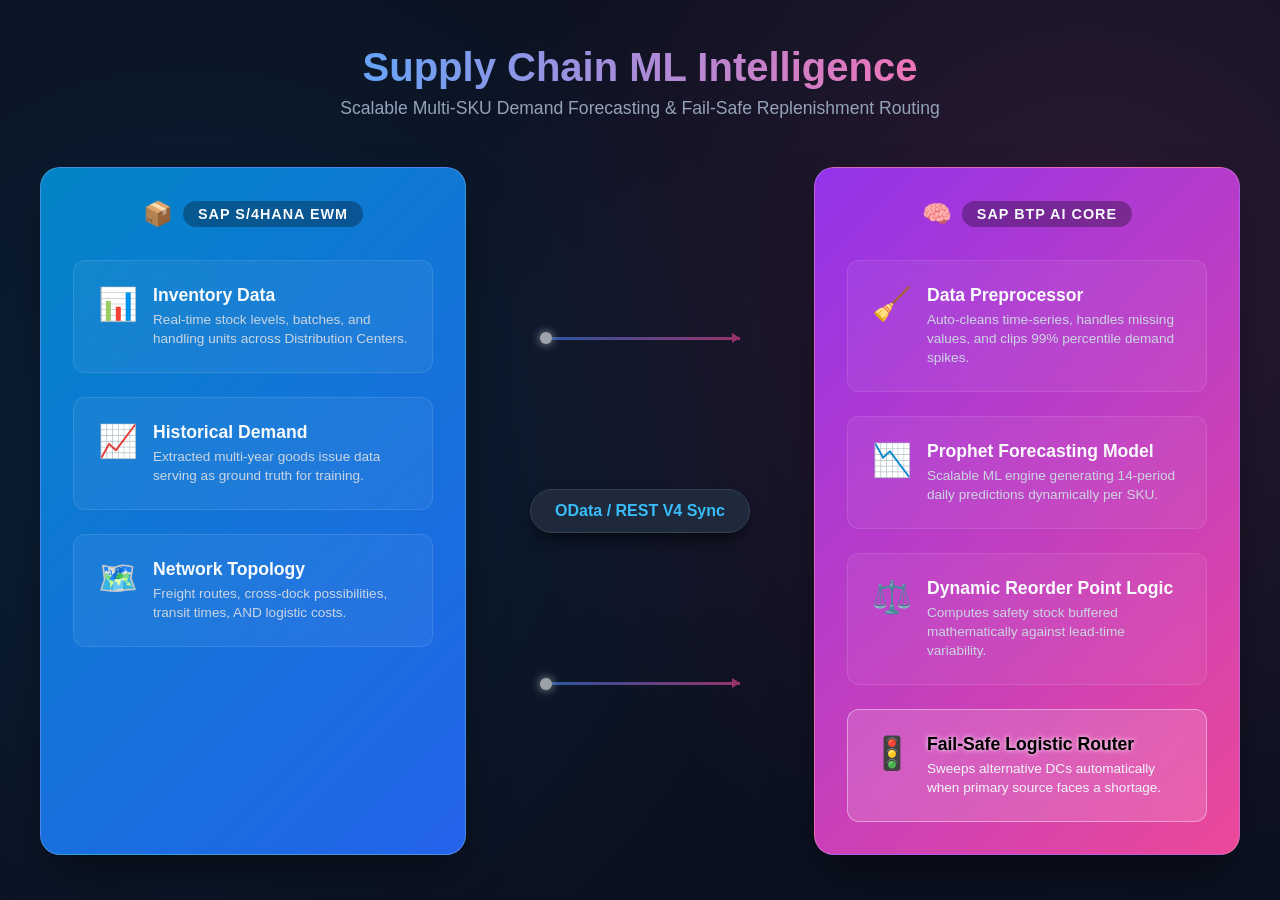
<file: architecture/architecture_diagram.html>
<!DOCTYPE html>
<html lang="en">
<head>
    <meta charset="UTF-8">
    <meta name="viewport" content="width=device-width, initial-scale=1.0">
    <title>SAP ML Replenishment Architecture</title>
    <style>
        :root {
            --bg-color: #0b1120;
            --text-color: #f8fafc;
            --sap-gradient: linear-gradient(135deg, #0284c7, #2563eb);
            --btp-gradient: linear-gradient(135deg, #9333ea, #ec4899);
            --glass-bg: rgba(255, 255, 255, 0.05);
            --glass-border: rgba(255, 255, 255, 0.1);
            --font-family: 'Segoe UI', Roboto, Helvetica, Arial, sans-serif;
        }

        * {
            box-sizing: border-box;
            margin: 0;
            padding: 0;
        }

        body {
            background-color: var(--bg-color);
            color: var(--text-color);
            font-family: var(--font-family);
            background-image: 
                radial-gradient(circle at 15% 50%, rgba(2, 132, 199, 0.15) 0%, transparent 50%),
                radial-gradient(circle at 85% 30%, rgba(236, 72, 153, 0.15) 0%, transparent 50%);
            min-height: 100vh;
            display: flex;
            flex-direction: column;
            align-items: center;
            justify-content: center;
            padding: 2rem;
            overflow-x: hidden;
        }

        Header {
            text-align: center;
            margin-bottom: 3rem;
            animation: fadeIn 1s ease-in-out;
        }

        h1 {
            font-size: 2.5rem;
            font-weight: 800;
            background: linear-gradient(to right, #60a5fa, #f472b6);
            -webkit-background-clip: text;
            -webkit-text-fill-color: transparent;
            margin-bottom: 0.5rem;
        }

        p.subtitle {
            font-size: 1.1rem;
            color: #94a3b8;
        }

        .architecture-container {
            display: flex;
            gap: 4rem;
            align-items: stretch;
            justify-content: center;
            max-width: 1200px;
            width: 100%;
            position: relative;
            animation: slideUp 1s ease-in-out;
        }

        .system-block {
            flex: 1;
            border-radius: 20px;
            padding: 2rem;
            position: relative;
            box-shadow: 0 25px 50px -12px rgba(0, 0, 0, 0.5);
            transition: transform 0.3s ease;
        }

        .system-block:hover {
            transform: translateY(-5px);
        }

        .sap-system {
            background: var(--sap-gradient);
            border: 1px solid rgba(255,255,255,0.2);
        }

        .btp-system {
            background: var(--btp-gradient);
            border: 1px solid rgba(255,255,255,0.2);
        }

        .block-title {
            font-size: 1.5rem;
            font-weight: 700;
            margin-bottom: 2rem;
            text-align: center;
            display: flex;
            align-items: center;
            justify-content: center;
            gap: 10px;
        }

        .block-title span {
            background: rgba(0,0,0,0.3);
            padding: 5px 15px;
            border-radius: 20px;
            font-size: 0.9rem;
            text-transform: uppercase;
            letter-spacing: 1px;
        }

        .components-grid {
            display: grid;
            grid-template-columns: 1fr;
            gap: 1.5rem;
        }

        .component {
            background: var(--glass-bg);
            backdrop-filter: blur(10px);
            -webkit-backdrop-filter: blur(10px);
            border: 1px solid var(--glass-border);
            border-radius: 12px;
            padding: 1.5rem;
            display: flex;
            align-items: flex-start;
            gap: 15px;
            cursor: default;
            transition: all 0.3s ease;
            position: relative;
            overflow: hidden;
        }

        .component::before {
            content: '';
            position: absolute;
            top: 0; left: -100%;
            width: 50%; height: 100%;
            background: linear-gradient(to right, transparent, rgba(255,255,255,0.1), transparent);
            transform: skewX(-20deg);
            transition: 0.5s;
        }

        .component:hover::before {
            left: 150%;
        }

        .component:hover {
            background: rgba(255,255,255,0.1);
            transform: scale(1.02);
        }

        .icon {
            font-size: 2rem;
            min-width: 40px;
            text-align: center;
        }

        .details h3 {
            font-size: 1.1rem;
            margin-bottom: 0.25rem;
        }

        .details p {
            font-size: 0.85rem;
            color: #cbd5e1;
            line-height: 1.4;
        }

        /* Connector (Arrows between columns) */
        .api-connector {
            display: flex;
            flex-direction: column;
            justify-content: center;
            align-items: center;
            position: relative;
            z-index: 10;
        }

        .api-badge {
            background: #1e293b;
            border: 1px solid #334155;
            padding: 0.75rem 1.5rem;
            border-radius: 30px;
            font-weight: 600;
            color: #38bdf8;
            box-shadow: 0 10px 15px -3px rgba(0,0,0,0.5);
            display: flex;
            align-items: center;
            gap: 0.5rem;
            animation: pulseApi 2s infinite;
        }

        .flow-arrows {
            position: absolute;
            width: 100%;
            height: 100%;
            display: flex;
            flex-direction: column;
            justify-content: space-evenly;
            align-items: center;
            z-index: -1;
        }

        .arrow {
            width: 200px;
            height: 3px;
            background: linear-gradient(90deg, #3b82f6, #ec4899);
            position: relative;
            opacity: 0.6;
        }

        .arrow::after {
            content: '';
            position: absolute;
            right: 0;
            top: -4px;
            border-top: 5px solid transparent;
            border-bottom: 5px solid transparent;
            border-left: 8px solid #ec4899;
        }
        
        .arrow.reverse {
            background: linear-gradient(90deg, #ec4899, #3b82f6);
        }
        
        .arrow.reverse::after {
            left: 0;
            right: auto;
            border-left: none;
            border-right: 8px solid #ec4899;
            border-top: 5px solid transparent;
            border-bottom: 5px solid transparent;
        }

        .pulse-dot {
            width: 12px;
            height: 12px;
            background: #fff;
            border-radius: 50%;
            position: absolute;
            top: -4.5px;
            box-shadow: 0 0 10px #fff;
            animation: travel 2s linear infinite;
        }

        .arrow.reverse .pulse-dot {
            animation: travelReverse 2.5s linear infinite;
        }

        @keyframes travel {
            0% { left: 0; opacity: 0; }
            10% { opacity: 1; }
            90% { opacity: 1; }
            100% { left: 100%; opacity: 0; }
        }

        @keyframes travelReverse {
            0% { right: 0; opacity: 0; }
            10% { opacity: 1; }
            90% { opacity: 1; }
            100% { right: 100%; opacity: 0; }
        }

        @keyframes pulseApi {
            0% { box-shadow: 0 0 0 0 rgba(56, 189, 248, 0.4); }
            70% { box-shadow: 0 0 0 15px rgba(56, 189, 248, 0); }
            100% { box-shadow: 0 0 0 0 rgba(56, 189, 248, 0); }
        }

        @keyframes fadeIn {
            from { opacity: 0; }
            to { opacity: 1; }
        }

        @keyframes slideUp {
            from { opacity: 0; transform: translateY(30px); }
            to { opacity: 1; transform: translateY(0); }
        }

        /* Responsive */
        @media (max-width: 900px) {
            .architecture-container {
                flex-direction: column;
                gap: 2rem;
            }
            .api-connector {
                flex-direction: row;
                margin: 2rem 0;
            }
            .arrow {
                width: 3px;
                height: 100px;
                background: linear-gradient(180deg, #3b82f6, #ec4899);
            }
            .arrow::after {
                bottom: 0; top: auto; right: -4px; left: auto;
                border-left: 5px solid transparent;
                border-right: 5px solid transparent;
                border-top: 8px solid #ec4899;
            }
            @keyframes travel {
                0% { top: 0; }
                100% { top: 100%; }
            }
        }
    </style>
</head>
<body>

    <header>
        <h1>Supply Chain ML Intelligence</h1>
        <p class="subtitle">Scalable Multi-SKU Demand Forecasting & Fail-Safe Replenishment Routing</p>
    </header>

    <div class="architecture-container">
        
        <!-- SAP Environment -->
        <div class="system-block sap-system">
            <h2 class="block-title">📦 <span>SAP S/4HANA EWM</span></h2>
            
            <div class="components-grid">
                <div class="component">
                    <div class="icon">📊</div>
                    <div class="details">
                        <h3>Inventory Data</h3>
                        <p>Real-time stock levels, batches, and handling units across Distribution Centers.</p>
                    </div>
                </div>
                
                <div class="component">
                    <div class="icon">📈</div>
                    <div class="details">
                        <h3>Historical Demand</h3>
                        <p>Extracted multi-year goods issue data serving as ground truth for training.</p>
                    </div>
                </div>

                <div class="component">
                    <div class="icon">🗺️</div>
                    <div class="details">
                        <h3>Network Topology</h3>
                        <p>Freight routes, cross-dock possibilities, transit times, AND logistic costs.</p>
                    </div>
                </div>
            </div>
        </div>

        <!-- API Integration Bridge -->
        <div class="api-connector">
            <div class="flow-arrows">
                <div class="arrow"><div class="pulse-dot"></div></div>
                <div class="arrow reverse"><div class="pulse-dot"></div></div>
                <div class="arrow"><div class="pulse-dot"></div></div>
            </div>
            <div class="api-badge">
                OData / REST V4 Sync
            </div>
        </div>

        <!-- BTP AI Core Environment -->
        <div class="system-block btp-system">
            <h2 class="block-title">🧠 <span>SAP BTP AI Core</span></h2>
            
            <div class="components-grid">
                <div class="component">
                    <div class="icon">🧹</div>
                    <div class="details">
                        <h3>Data Preprocessor</h3>
                        <p>Auto-cleans time-series, handles missing values, and clips 99% percentile demand spikes.</p>
                    </div>
                </div>

                <div class="component">
                    <div class="icon">📉</div>
                    <div class="details">
                        <h3>Prophet Forecasting Model</h3>
                        <p>Scalable ML engine generating 14-period daily predictions dynamically per SKU.</p>
                    </div>
                </div>

                <div class="component">
                    <div class="icon">⚖️</div>
                    <div class="details">
                        <h3>Dynamic Reorder Point Logic</h3>
                        <p>Computes safety stock buffered mathematically against lead-time variability.</p>
                    </div>
                </div>

                <div class="component" style="border: 1px solid rgba(255,255,255,0.4); background: rgba(255,255,255,0.15);">
                    <div class="icon">🚦</div>
                    <div class="details">
                        <h3 style="color:#000; text-shadow:0 0 5px #fff;">Fail-Safe Logistic Router</h3>
                        <p style="color:#f1f5f9;">Sweeps alternative DCs automatically when primary source faces a shortage.</p>
                    </div>
                </div>
            </div>
        </div>

    </div>

</body>
</html>
</file>
